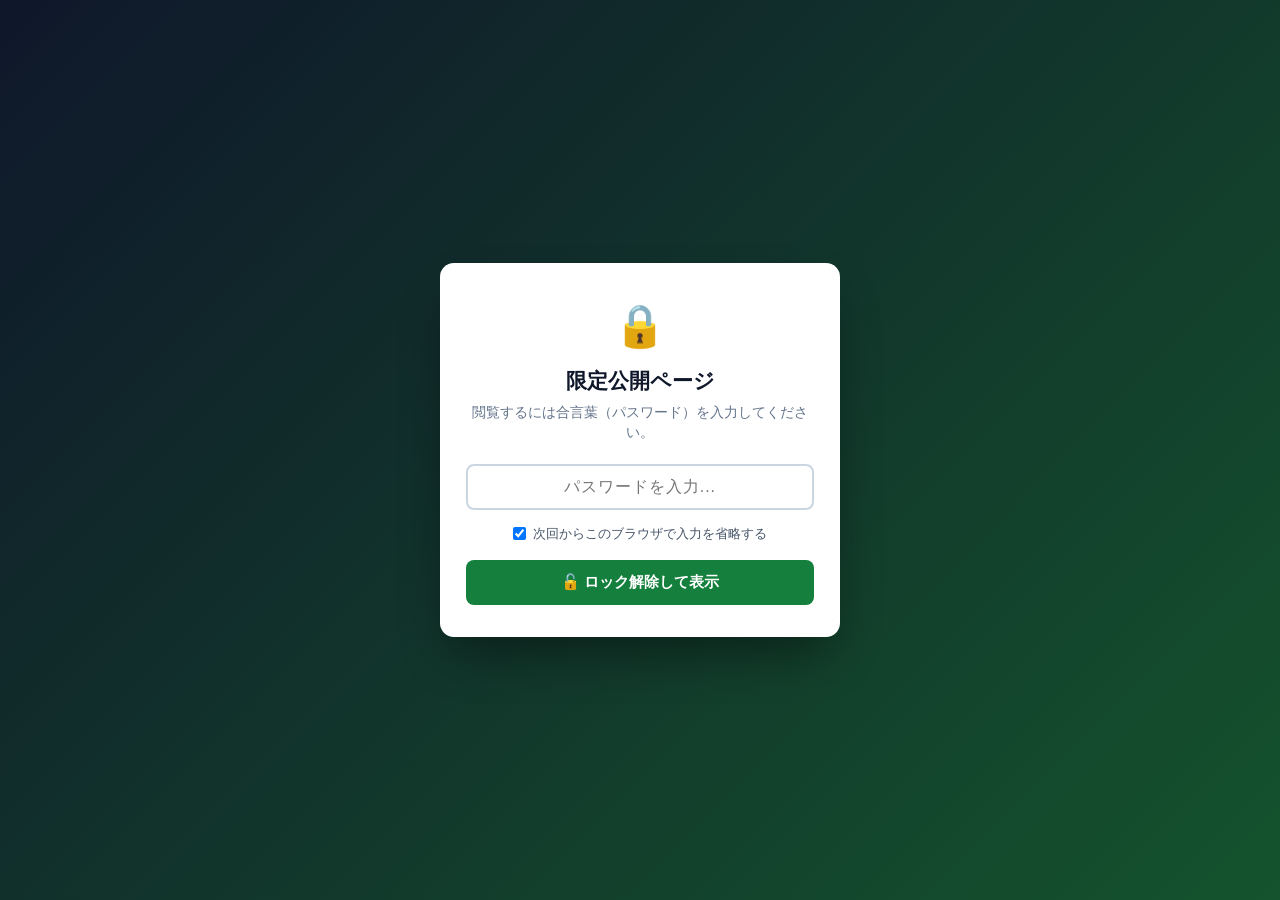
<file: index.html>
<!DOCTYPE html>
<html lang="ja">
<head>
  <meta charset="UTF-8">
  <meta name="robots" content="noindex, nofollow, noarchive">
  <meta name="googlebot" content="noindex, nofollow, noarchive">
  <meta http-equiv="refresh" content="0; url=アプリ/index.html">
  <meta name="viewport" content="width=device-width, initial-scale=1.0">
  <title>認証ページへ移動中</title>
  <script>
    window.location.replace("アプリ/index.html");
  </script>
</head>
<body>
  <p><a href="アプリ/index.html">アプリへ移動中...</a></p>
</body>
</html>
</file>
<file: アプリ/スタイル.css>
:root {
  --bg-page: #f4f6f9;
  --bg-card: #ffffff;
  --text-main: #1a202c;
  --text-muted: #64748b;
  --primary: #15803d;
  --primary-dark: #166534;
  --primary-light: #dcfce7;
  --accent: #0284c7;
  --border: #e2e8f0;
  --g1-bg: #1d4ed8;
  --g2-bg: #be123c;
  --g3-bg: #15803d;
  --l-bg: #475569;
  --turf-bg: #dcfce7;
  --turf-text: #166534;
  --dirt-bg: #fef3c7;
  --dirt-text: #92400e;
  --shadow-sm: 0 1px 3px rgba(0, 0, 0, 0.06);
  --shadow-md: 0 4px 12px rgba(0, 0, 0, 0.08);
  --radius: 10px;
}

* {
  box-sizing: border-box;
  margin: 0;
  padding: 0;
}

body {
  font-family: -apple-system, BlinkMacSystemFont, "Segoe UI", "Hiragino Kaku Gothic ProN", "Hiragino Sans", Meiryo, sans-serif;
  background-color: var(--bg-page);
  color: var(--text-main);
  line-height: 1.5;
  -webkit-font-smoothing: antialiased;
}

/* ヘッダー */
.app-header {
  background: linear-gradient(135deg, #0f172a 0%, #14532d 100%);
  color: #ffffff;
  position: sticky;
  top: 0;
  z-index: 100;
  box-shadow: 0 2px 10px rgba(0, 0, 0, 0.2);
}

.header-inner {
  max-width: 1400px;
  margin: 0 auto;
  padding: 12px 16px;
  display: flex;
  align-items: center;
  justify-content: space-between;
  gap: 12px;
}

.brand {
  display: flex;
  align-items: center;
  gap: 10px;
}

.brand-icon {
  font-size: 1.8rem;
}

.brand h1 {
  font-size: 1.2rem;
  font-weight: 700;
  letter-spacing: 0.02em;
}

.subtitle {
  font-size: 0.78rem;
  color: #cbd5e1;
}

.header-actions {
  display: flex;
  align-items: center;
  gap: 8px;
}

.btn {
  border: none;
  border-radius: 6px;
  padding: 8px 12px;
  font-size: 0.85rem;
  font-weight: 600;
  cursor: pointer;
  display: inline-flex;
  align-items: center;
  gap: 5px;
  transition: all 0.15s ease;
}

.btn-outline {
  background: rgba(255, 255, 255, 0.12);
  color: #ffffff;
  border: 1px solid rgba(255, 255, 255, 0.3);
}

.btn-outline:hover {
  background: rgba(255, 255, 255, 0.22);
}

.btn-secondary {
  background: #22c55e;
  color: #ffffff;
}

.btn-secondary:hover {
  background: #16a34a;
}

.badge {
  background: #ef4444;
  color: #fff;
  border-radius: 999px;
  padding: 1px 6px;
  font-size: 0.72rem;
}

.hidden {
  display: none !important;
}

/* メインコンテナ */
.main-container {
  max-width: 1400px;
  margin: 0 auto;
  padding: 14px 16px 48px;
}

/* プリセットバー */
.preset-bar {
  margin-bottom: 14px;
}

.preset-scroll {
  display: flex;
  gap: 8px;
  overflow-x: auto;
  padding-bottom: 6px;
  scrollbar-width: thin;
}

.preset-chip {
  flex: 0 0 auto;
  background: var(--bg-card);
  border: 1px solid var(--border);
  border-radius: 999px;
  padding: 7px 14px;
  font-size: 0.84rem;
  font-weight: 600;
  color: var(--text-main);
  cursor: pointer;
  box-shadow: var(--shadow-sm);
  transition: all 0.15s ease;
}

.preset-chip:hover {
  border-color: var(--primary);
  background: #f0fdf4;
}

.preset-chip.active {
  background: var(--primary);
  color: #ffffff;
  border-color: var(--primary);
}

/* フィルタパネル */
.filter-panel {
  background: var(--bg-card);
  border: 1px solid var(--border);
  border-radius: var(--radius);
  padding: 16px;
  margin-bottom: 16px;
  box-shadow: var(--shadow-sm);
}

.filter-header {
  display: flex;
  justify-content: space-between;
  align-items: center;
  margin-bottom: 12px;
}

.filter-header h2 {
  font-size: 0.95rem;
  font-weight: 700;
  color: var(--text-main);
}

.btn-text {
  background: none;
  border: none;
  color: var(--accent);
  font-size: 0.85rem;
  font-weight: 600;
  cursor: pointer;
}

.btn-text:hover {
  text-decoration: underline;
}

.filter-grid {
  display: grid;
  grid-template-columns: repeat(auto-fill, minmax(195px, 1fr));
  gap: 12px;
}

.filter-group {
  display: flex;
  flex-direction: column;
  gap: 4px;
}

.filter-group-wide {
  grid-column: span 2;
}

.filter-group label {
  font-size: 0.76rem;
  font-weight: 700;
  color: var(--text-muted);
}

.filter-group input,
.filter-group select {
  padding: 8px 10px;
  border: 1px solid #cbd5e1;
  border-radius: 6px;
  font-size: 0.88rem;
  background-color: #fff;
  color: var(--text-main);
  width: 100%;
}

.filter-group input:focus,
.filter-group select:focus {
  outline: none;
  border-color: var(--primary);
  box-shadow: 0 0 0 2px rgba(21, 128, 61, 0.15);
}

.range-inputs {
  display: flex;
  align-items: center;
  gap: 4px;
}

/* サマリーカード */
.summary-cards {
  display: grid;
  grid-template-columns: repeat(4, 1fr);
  gap: 12px;
  margin-bottom: 16px;
}

.summary-card {
  background: var(--bg-card);
  border: 1px solid var(--border);
  border-radius: var(--radius);
  padding: 12px 16px;
  box-shadow: var(--shadow-sm);
  display: flex;
  flex-direction: column;
}

.summary-label {
  font-size: 0.76rem;
  color: var(--text-muted);
  font-weight: 600;
}

.summary-value {
  font-size: 1.45rem;
  font-weight: 800;
  margin-top: 2px;
  color: var(--text-main);
}

.summary-value.highlight {
  color: #dc2626;
}

/* タブバー */
.mode-tabs-bar {
  display: flex;
  justify-content: space-between;
  align-items: center;
  flex-wrap: wrap;
  gap: 10px;
  margin-bottom: 10px;
}

.mode-tabs {
  display: flex;
  gap: 6px;
  flex-wrap: wrap;
}

.mode-tab {
  background: #e2e8f0;
  border: none;
  border-radius: 8px;
  padding: 9px 16px;
  font-size: 0.9rem;
  font-weight: 700;
  color: #475569;
  cursor: pointer;
  transition: all 0.15s ease;
}

.mode-tab small {
  font-weight: 500;
  font-size: 0.76rem;
  opacity: 0.85;
}

.mode-tab.active {
  background: #0f172a;
  color: #ffffff;
}

.pagination-controls {
  display: flex;
  align-items: center;
  gap: 6px;
  font-size: 0.85rem;
  color: var(--text-muted);
}

.pagination-controls select {
  padding: 5px 8px;
  border-radius: 6px;
  border: 1px solid #cbd5e1;
}

/* ランキングテーブル */
.ranking-section {
  background: var(--bg-card);
  border: 1px solid var(--border);
  border-radius: var(--radius);
  box-shadow: var(--shadow-sm);
  overflow: hidden;
}

.table-responsive {
  overflow-x: auto;
  width: 100%;
}

.ranking-table {
  width: 100%;
  border-collapse: collapse;
  font-size: 0.88rem;
  white-space: nowrap;
}

.ranking-table th {
  background: #f8fafc;
  color: #334155;
  font-weight: 700;
  text-align: left;
  padding: 11px 12px;
  border-bottom: 2px solid var(--border);
  font-size: 0.8rem;
  user-select: none;
}

.ranking-table td {
  padding: 10px 12px;
  border-bottom: 1px solid #f1f5f9;
  vertical-align: middle;
}

.ranking-table tbody tr:hover {
  background-color: #f8fafc;
}

/* 順位バッジ */
.rank-num {
  font-weight: 800;
  font-size: 0.95rem;
  display: inline-flex;
  align-items: center;
  justify-content: center;
  min-width: 28px;
  height: 28px;
  border-radius: 6px;
}

.rank-1 {
  background: linear-gradient(135deg, #fef08a, #f59e0b);
  color: #78350f;
}

.rank-2 {
  background: linear-gradient(135deg, #e2e8f0, #94a3b8);
  color: #1e293b;
}

.rank-3 {
  background: linear-gradient(135deg, #fed7aa, #d97706);
  color: #7c2d12;
}

/* レーティング数値 */
.rating-pill {
  font-size: 1.08rem;
  font-weight: 800;
  padding: 3px 10px;
  border-radius: 6px;
  display: inline-block;
  text-align: center;
}

.rt-125 {
  background: #fee2e2;
  color: #991b1b;
  border: 1px solid #fca5a5;
}

.rt-120 {
  background: #ffedd5;
  color: #9a3412;
  border: 1px solid #fdba74;
}

.rt-115 {
  background: #fef9c3;
  color: #854d0e;
  border: 1px solid #fde047;
}

.rt-normal {
  background: #f1f5f9;
  color: #0f172a;
}

/* 馬名リンク・ステータス */
.horse-link,
.race-link {
  color: #0f172a;
  font-weight: 700;
  text-decoration: none;
  cursor: pointer;
  border-bottom: 1px dashed #94a3b8;
}

.horse-link:hover,
.race-link:hover {
  color: var(--primary);
  border-bottom-color: var(--primary);
}

.status-badge {
  display: inline-block;
  font-size: 0.7rem;
  font-weight: 700;
  padding: 2px 6px;
  border-radius: 4px;
  margin-left: 6px;
}

.st-active {
  background: #dcfce7;
  color: #15803d;
}

.st-nar {
  background: #e0f2fe;
  color: #0369a1;
}

.st-retired {
  background: #f1f5f9;
  color: #64748b;
}

/* グレード・コースバッジ */
.grade-badge {
  display: inline-block;
  font-size: 0.72rem;
  font-weight: 800;
  padding: 2px 7px;
  border-radius: 4px;
  color: #fff;
  min-width: 36px;
  text-align: center;
}

.g-G1 { background: var(--g1-bg); }
.g-G2 { background: var(--g2-bg); }
.g-G3 { background: var(--g3-bg); }
.g-L  { background: var(--l-bg); }
.g-OP { background: #64748b; }

.course-badge {
  display: inline-block;
  font-size: 0.76rem;
  font-weight: 700;
  padding: 2px 7px;
  border-radius: 4px;
}

.course-turf {
  background: var(--turf-bg);
  color: var(--turf-text);
}

.course-dirt {
  background: var(--dirt-bg);
  color: var(--dirt-text);
}

.cat-badge {
  display: inline-block;
  font-weight: 800;
  font-size: 0.75rem;
  width: 22px;
  height: 22px;
  line-height: 22px;
  text-align: center;
  border-radius: 4px;
  background: #e2e8f0;
  color: #334155;
  margin-left: 4px;
}

/* 自分の補正入力 */
.adj-input {
  width: 66px;
  padding: 4px 6px;
  border: 1px solid #cbd5e1;
  border-radius: 4px;
  font-size: 0.84rem;
  text-align: right;
}

.adj-input.has-val {
  background: #eff6ff;
  border-color: #3b82f6;
  font-weight: 700;
  color: #1d4ed8;
}

/* ページャー */
.pager-bar {
  display: flex;
  justify-content: space-between;
  align-items: center;
  padding: 12px 16px;
  background: #f8fafc;
  border-top: 1px solid var(--border);
  flex-wrap: wrap;
  gap: 10px;
}

.pager-btns {
  display: flex;
  gap: 6px;
}

.pager-btn {
  padding: 6px 12px;
  border: 1px solid #cbd5e1;
  background: #fff;
  border-radius: 6px;
  cursor: pointer;
  font-weight: 600;
  font-size: 0.84rem;
}

.pager-btn:disabled {
  opacity: 0.45;
  cursor: not-allowed;
}

.pager-btn.active {
  background: var(--primary);
  color: #fff;
  border-color: var(--primary);
}

/* モーダル */
.modal-backdrop {
  position: fixed;
  inset: 0;
  background: rgba(15, 23, 42, 0.6);
  z-index: 200;
  display: flex;
  align-items: center;
  justify-content: center;
  padding: 16px;
}

.modal-content {
  background: #fff;
  border-radius: 12px;
  max-width: 900px;
  width: 100%;
  max-height: 88vh;
  display: flex;
  flex-direction: column;
  box-shadow: 0 20px 25px -5px rgba(0, 0, 0, 0.25);
  overflow: hidden;
}

.modal-header {
  padding: 16px 20px;
  background: #0f172a;
  color: #fff;
  display: flex;
  justify-content: space-between;
  align-items: flex-start;
}

.modal-close {
  background: rgba(255, 255, 255, 0.15);
  border: none;
  color: #fff;
  width: 32px;
  height: 32px;
  border-radius: 50%;
  font-size: 1rem;
  cursor: pointer;
}

.modal-body {
  padding: 20px;
  overflow-y: auto;
}

.ext-link {
  display: inline-flex;
  align-items: center;
  gap: 4px;
  font-size: 0.8rem;
  color: #38bdf8;
  text-decoration: none;
  margin-top: 4px;
}

.ext-link:hover {
  text-decoration: underline;
}

.cat-summary-box {
  display: flex;
  gap: 8px;
  flex-wrap: wrap;
  margin-bottom: 16px;
}

.cat-summary-item {
  background: #f8fafc;
  border: 1px solid var(--border);
  border-radius: 8px;
  padding: 8px 12px;
  min-width: 90px;
  text-align: center;
}

/* スマホ向けレスポンシブ調整 */
@media (max-width: 768px) {
  .brand h1 {
    font-size: 1rem;
  }
  .subtitle {
    display: none;
  }
  .filter-group-wide {
    grid-column: span 1;
  }
  .filter-grid {
    grid-template-columns: repeat(2, 1fr);
    gap: 8px;
  }
  .summary-cards {
    grid-template-columns: repeat(2, 1fr);
    gap: 8px;
  }
  .summary-value {
    font-size: 1.2rem;
  }
  .mode-tab {
    flex: 1 1 auto;
    text-align: center;
    padding: 8px 10px;
    font-size: 0.82rem;
  }
  .mode-tab small {
    display: block;
    font-size: 0.7rem;
  }
  .ranking-table th,
  .ranking-table td {
    padding: 8px 8px;
    font-size: 0.82rem;
  }
}

/* パスワード認証ロック画面 */
.auth-overlay {
  position: fixed;
  inset: 0;
  background: linear-gradient(135deg, #0f172a 0%, #14532d 100%);
  z-index: 9999;
  display: flex;
  align-items: center;
  justify-content: center;
  padding: 20px;
}

.auth-card {
  background: #ffffff;
  border-radius: 14px;
  max-width: 400px;
  width: 100%;
  padding: 32px 26px;
  box-shadow: 0 25px 50px -12px rgba(0, 0, 0, 0.45);
  text-align: center;
}

.auth-icon {
  font-size: 2.6rem;
  margin-bottom: 8px;
}

.auth-card h2 {
  font-size: 1.3rem;
  font-weight: 800;
  color: #0f172a;
  margin-bottom: 6px;
}

.auth-desc {
  font-size: 0.86rem;
  color: #64748b;
  margin-bottom: 20px;
}

.auth-input {
  width: 100%;
  padding: 12px 14px;
  border: 2px solid #cbd5e1;
  border-radius: 8px;
  font-size: 1rem;
  margin-bottom: 14px;
  text-align: center;
  letter-spacing: 0.06em;
}

.auth-input:focus {
  outline: none;
  border-color: var(--primary);
  box-shadow: 0 0 0 3px rgba(21, 128, 61, 0.18);
}

.auth-remember {
  display: flex;
  align-items: center;
  justify-content: center;
  gap: 7px;
  font-size: 0.84rem;
  color: #475569;
  margin-bottom: 16px;
  cursor: pointer;
}

.auth-error {
  background: #fef2f2;
  color: #dc2626;
  border: 1px solid #fecaca;
  border-radius: 6px;
  padding: 8px 12px;
  font-size: 0.84rem;
  font-weight: 600;
  margin-bottom: 14px;
}

.btn-auth-submit {
  width: 100%;
  padding: 12px;
  background: var(--primary);
  color: #ffffff;
  border: none;
  border-radius: 8px;
  font-size: 0.96rem;
  font-weight: 700;
  cursor: pointer;
  transition: background 0.15s ease;
}

.btn-auth-submit:hover {
  background: var(--primary-dark);
}
</file>
